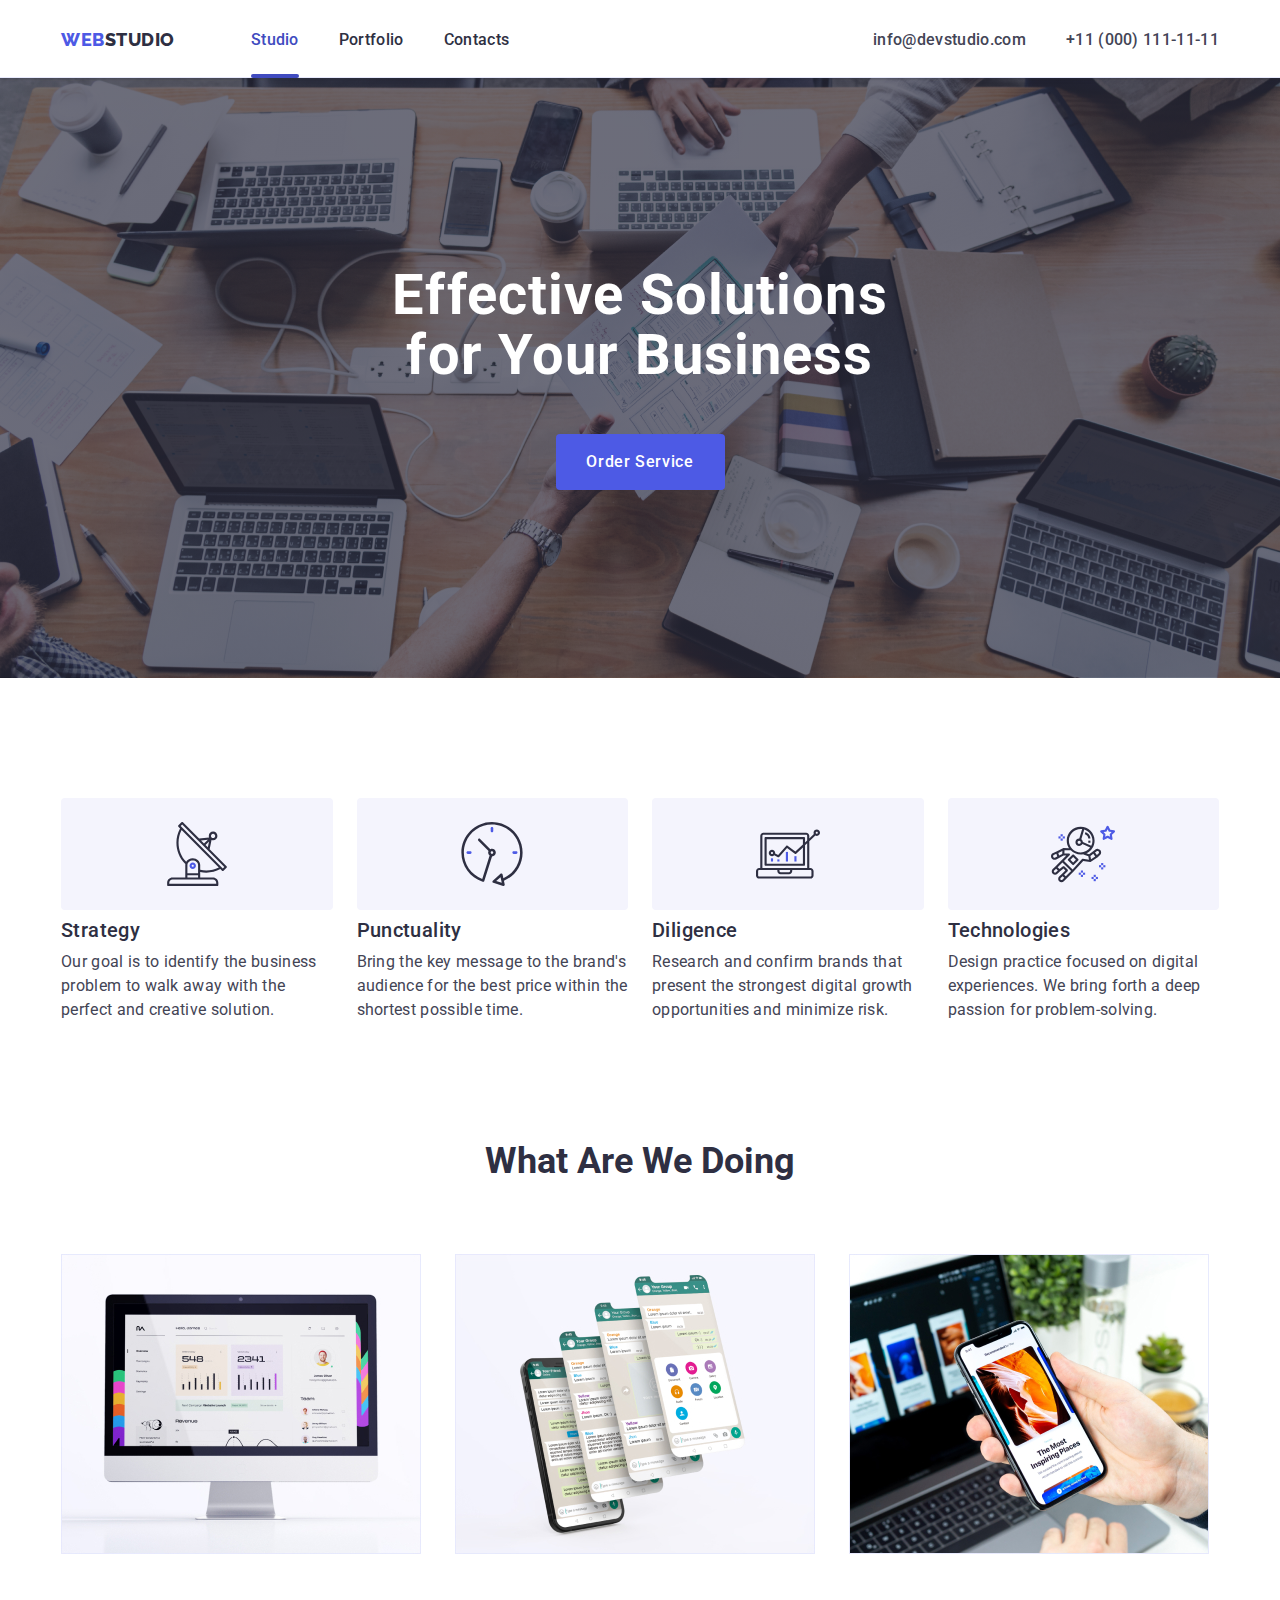
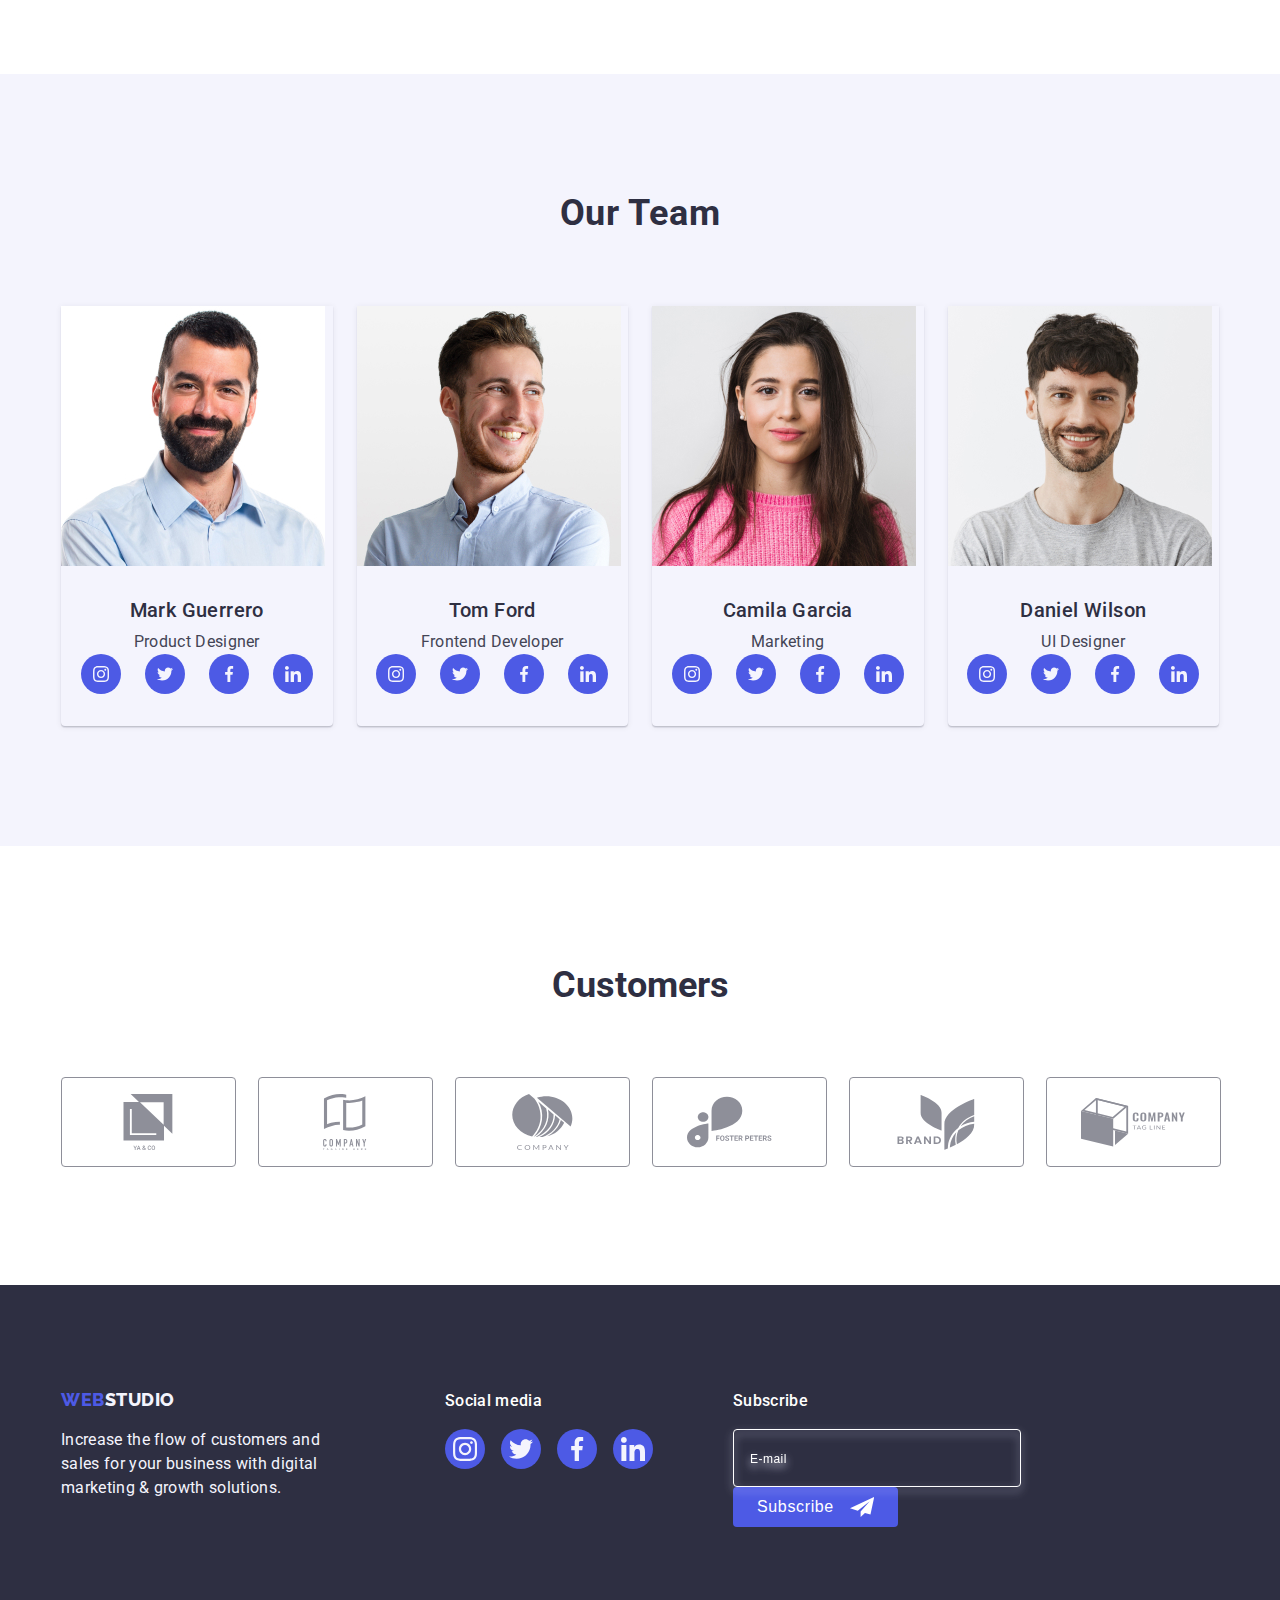
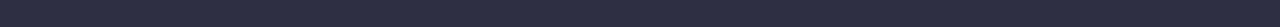
<file: index.html>
<!DOCTYPE html>
<html lang="en">

<head>
    <meta charset="UTF-8">
    <meta http-equiv="X-UA-Compatible" content="IE=edge">
    <meta name="viewport" content="width=device-width, initial-scale=1.0">
    <title>Home</title>
    <link rel="preconnect" href="https://fonts.googleapis.com">
    <link rel="preconnect" href="https://fonts.gstatic.com" crossorigin>
    <link
        href="https://fonts.googleapis.com/css2?family=Raleway:wght@800&family=Roboto:wght@400;500;700;900&display=swap"
        rel="stylesheet">
    <link rel="stylesheet" href="https://cdnjs.cloudflare.com/ajax/libs/modern-normalize/1.1.0/modern-normalize.min.css"
        integrity="sha512-wpPYUAdjBVSE4KJnH1VR1HeZfpl1ub8YT/NKx4PuQ5NmX2tKuGu6U/JRp5y+Y8XG2tV+wKQpNHVUX03MfMFn9Q=="
        crossorigin="anonymous" referrerpolicy="no-referrer">
    <link rel="stylesheet" href="./css/styles.css">
</head>

<body>
    <!-- header -->
    <header class="heading">
        <div class="box container">

            <nav class="items">
                <a href="./index.html" class="logo logo-header">WEB<span class="sub-link-logo">STUDIO</span></a>

                <ul class="list">
                    <li>
                        <a href="./index.html" class="nav_link  link header-line">Studio</a>
                    </li>
                    <li>
                        <a href="./portfolio.html" class="nav_link link">Portfolio</a>
                    </li>
                    <li>
                        <a href="" class="nav_link link">Contacts</a>
                    </li>
                </ul>
            </nav>

            <!-- contacts -->
            <address class="address ">

                <ul class=" socials">
                    <li>
                        <a href="mailto:info@devstudio.com" class="nav_link_address link">info@devstudio.com</a>
                    </li>
                    <li>
                        <a href="tel:+110001111111" class="nav_link_address link">+11 (000) 111-11-11</a>
                    </li>
                </ul>
            </address>
        </div>
    </header>
    <!--text  -->
    <main>
        <section class="section_one">
            <div class="container">

                <h1 class="title_section_one">Effective Solutions for Your Business</h1>
                <button type="button" data-modal-open class="button_text">Order Service</button>
            </div>
        </section>

        <!-- information  section_two-->
        <section class="section_two">
            <div class="container">

                <h2 hidden class="hide_title">Information</h2>

                <ul class="list-information">
                    <li class="list-item">
                        <div class="title-list-inform">

                            <svg width="64" height="64">
                                <use href="./images/icons.svg#icon-antenna"></use>
                            </svg>

                        </div>
                        <h3 class="title_section_two">Strategy</h3>
                        <p class="description_section_two">
                            Our goal is to identify the business problem to walk away with the
                            perfect and creative solution.
                        </p>

                    </li>
                    <li class="list-item">
                        <div class="title-list-inform">

                            <svg width="64" height="64">
                                <use href="./images/icons.svg#icon-clock"></use>
                            </svg>

                        </div>
                        <h3 class="title_section_two">Punctuality</h3>
                        <p class="description_section_two">
                            Bring the key message to the brand's audience for the best price
                            within the shortest possible time.
                        </p>

                    </li>
                    <li class="list-item">

                        <div class="title-list-inform">

                            <svg width="64" height="64">
                                <use href="./images/icons.svg#icon-diagram"></use>
                            </svg>

                        </div>
                        <h3 class="title_section_two">Diligence</h3>
                        <p class="description_section_two">
                            Research and confirm brands that present the strongest digital
                            growth opportunities and minimize risk.
                        </p>

                    </li>
                    <li class="list-item">

                        <div class="title-list-inform">

                            <svg width="64" height="64">
                                <use href="./images/icons.svg#icon-astronaut"></use>
                            </svg>

                        </div>
                        <h3 class="title_section_two">Technologies</h3>
                        <p class="description_section_two">
                            Design practice focused on digital experiences. We bring forth a
                            deep passion for problem-solving.
                        </p>

                    </li>
                </ul>
            </div>
        </section>

        <!-- products -->
        <section class="sction_three">
            <div class="container">
                <h2 class="title_section_three">What are we doing</h2>

                <ul class="list-imge">
                    <li class="icon"> <img class="pic" src="./images/frame-1.jpg" alt="compucter" width="360">
                    </li>
                    <li class="icon"> <img class="pic" src="./images/img-2.jpg" alt="phone" width="360">
                    </li>
                    <li class="icon">
                        <img class="pic" src="./images/img-3.jpg" alt=" servers skills with phone and compucter"
                            width="360">
                    </li>
                </ul>
            </div>
        </section>
        <!-- personal -->
        <section class="section_four">
            <div class="container">
                <h2 class="hide_title">Our Team</h2>

                <ul class="list-time">
                    <li class="item">
                        <img class="pic" src="./images/img-4.jpg" alt="employer designer " width="264">
                        <div class="tagline ">
                            <h3 class="title_section_four">Mark Guerrero</h3>
                            <p class="description_section_four">Product Designer</p>

                            <ul class="socials-list">
                                <li class="socials-links">
                                    <a class="social-list_item-link link-scial" href="#">
                                        <svg width="16" height="16" class="wrap">
                                            <use href="./images/icons.svg#icon-instagram"></use>
                                        </svg>
                                    </a>
                                </li>
                                <li class="socials-links">
                                    <a class="social-list_item-link link-scial" href="#">
                                        <svg width="16" height="16" class="wrap">
                                            <use href="./images/icons.svg#icon-twitter"></use>
                                        </svg>
                                    </a>
                                </li>
                                <li class="socials-links">
                                    <a class="social-list_item-link link-scial" href="#">
                                        <svg width="16" height="16" class="wrap">
                                            <use href="./images/icons.svg#icon-facebook"></use>
                                        </svg>
                                    </a>
                                </li>
                                <li class="socials-links">
                                    <a class="social-list_item-link link-scial" href="#">
                                        <svg width="16" height="16" class="wrap">
                                            <use href="./images/icons.svg#icon-linkedin"></use>
                                        </svg>
                                    </a>
                                </li>

                            </ul>
                        </div>
                    </li>

                    <li class="item">
                        <img class="pic" src="./images/img-5.jpg" alt="employer Developer" width="264">
                        <div class="tagline">
                            <h3 class="title_section_four">Tom Ford</h3>
                            <p class="description_section_four">Frontend Developer</p>

                            <ul class="socials-list">
                                <li class="socials-links">
                                    <a class="social-list_item-link link-scial" href="#">
                                        <svg width="16" height="16" class="wrap">
                                            <use href="./images/icons.svg#icon-instagram"></use>
                                        </svg>
                                    </a>
                                </li>
                                <li class="socials-links">
                                    <a class="social-list_item-link link-scial" href="#">
                                        <svg width="16" height="16" class="wrap">
                                            <use href="./images/icons.svg#icon-twitter"></use>
                                        </svg>
                                    </a>
                                </li>
                                <li class="socials-links">
                                    <a class="social-list_item-link link-scial" href="#">
                                        <svg width="16" height="16" class="wrap">
                                            <use href="./images/icons.svg#icon-facebook"></use>
                                        </svg>
                                    </a>
                                </li>
                                <li class="socials-links">
                                    <a class="social-list_item-link link-scial" href="#">
                                        <svg width="16" height="16" class="wrap">
                                            <use href="./images/icons.svg#icon-linkedin"></use>
                                        </svg>
                                    </a>
                                </li>

                            </ul>
                        </div>
                    </li>

                    <li class="item">
                        <img class="pic" src="./images/img-6.jpg" alt="employer Marketing " width="264">
                        <div class="tagline">
                            <h3 class="title_section_four">Camila Garcia</h3>
                            <p class="description_section_four">Marketing</p>


                            <ul class="socials-list">
                                <li class="socials-links">
                                    <a class="social-list_item-link link-scial" href="#">
                                        <svg width="16" height="16" class="wrap">
                                            <use href="./images/icons.svg#icon-instagram"></use>
                                        </svg>
                                    </a>
                                </li>
                                <li class="socials-links">
                                    <a class="social-list_item-link link-scial" href="#">
                                        <svg width="16" height="16" class="wrap">
                                            <use href="./images/icons.svg#icon-twitter"></use>
                                        </svg>
                                    </a>
                                </li>
                                <li class="socials-links">
                                    <a class="social-list_item-link link-scial" href="#">
                                        <svg width="16" height="16" class="wrap">
                                            <use href="./images/icons.svg#icon-facebook"></use>
                                        </svg>
                                    </a>
                                </li>
                                <li class="socials-links">
                                    <a class="social-list_item-link link-scial" href="#">
                                        <svg width="16" height="16" class="wrap">
                                            <use href="./images/icons.svg#icon-linkedin"></use>
                                        </svg>
                                    </a>
                                </li>

                            </ul>
                        </div>
                    </li>

                    <li class="item">
                        <img class="pic" src="./images/img-7.jpg" alt="employer  Designer" width="264">
                        <div class="tagline">
                            <h3 class="title_section_four">Daniel Wilson</h3>
                            <p class="description_section_four">UI Designer</p>

                            <ul class="socials-list">
                                <li class="socials-links">
                                    <a class="social-list_item-link link-scial" href="#">
                                        <svg width="16" height="16" class="wrap">
                                            <use href="./images/icons.svg#icon-instagram"></use>
                                        </svg>
                                    </a>
                                </li>
                                <li class="socials-links">
                                    <a class="social-list_item-link link-scial" href="#">
                                        <svg width="16" height="16" class="wrap">
                                            <use href="./images/icons.svg#icon-twitter"></use>
                                        </svg>
                                    </a>
                                </li>
                                <li class="socials-links">
                                    <a class="social-list_item-link link-scial" href="#">
                                        <svg width="16" height="16" class="wrap">
                                            <use href="./images/icons.svg#icon-facebook"></use>
                                        </svg>
                                    </a>
                                </li>
                                <li class="socials-links">
                                    <a class="social-list_item-link link-scial" href="#">
                                        <svg width="16" height="16" class="wrap">
                                            <use href="./images/icons.svg#icon-linkedin"></use>
                                        </svg>
                                    </a>
                                </li>

                            </ul>
                        </div>
                    </li>
                </ul>

            </div>
        </section>
        <!-- Customers -->
        <section class="section-five">
            <div class="container">
                <h2 class="items-customer">Customers</h2>
                <ul class="item-wrap">
                    <li class="lead">
                        <a class="link-lead" href="">
                            <svg width="104" height="56" class="link-page">
                                <use href="./images/icons.svg#icon-group"></use>
                            </svg>
                        </a>
                    </li>



                    <li class="lead">
                        <a class="link-lead" href="">
                            <svg width="104" height="56" class="link-page">
                                <use href="./images/icons.svg#icon-group-"></use>
                            </svg>
                        </a>
                    </li>



                    <li class="lead">
                        <a class="link-lead" href="">
                            <svg width="104" height="56" class="link-page">
                                <use href="./images/icons.svg#icon-group--2"></use>
                            </svg>
                        </a>
                    </li>


                    <li class="lead">
                        <a class="link-lead" href="">
                            <svg width="104" height="56" class="link-page">
                                <use href="./images/icons.svg#icon-group--3"></use>
                            </svg>
                        </a>
                    </li>


                    <li class="lead">
                        <a class="link-lead" href="">
                            <svg width="104" height="56" class="link-page">
                                <use href="./images/icons.svg#icon-group--4"></use>
                            </svg>
                        </a>
                    </li>



                    <li class="lead">
                        <a class="link-lead" href="">
                            <svg width="104" height="56" class="link-page">
                                <use href="./images/icons.svg#icon-group--5"></use>
                            </svg>
                        </a>
                    </li>
                </ul>
            </div>
        </section>


    </main>
    <!-- fotter -->
    <footer class="foot">
        <div class="container foot-container">
            <div class="first-logo">
                <a href="./index.html" class="logo logo-footer">WEB<span class="sub_link  studio">STUDIO</span>
                </a>
                <p class="accent">Increase the flow of customers and sales for your business with digital
                    marketing & growth solutions.

                </p>
            </div>
            <div class="media-conteiner">
                <p class="socials-media-label">Social media</p>
                <ul class="socials-media-conteiner">
                    <li class="box-coppy">
                        <a href="" class="blok">
                            <svg class="media" width="24" height="24">
                                <use href="./images/icons.svg#icon-instagram">
                                </use>
                            </svg>
                        </a>
                    </li>
                    <li class="box-coppy">
                        <a href="" class="blok">
                            <svg class="media" width="24" height="24">
                                <use href="./images/icons.svg#icon-twitter">
                                </use>
                            </svg>
                        </a>
                    </li>
                    <li class="box-coppy">
                        <a href="" class="blok">
                            <svg class="media" width="24" height="24">
                                <use href="./images/icons.svg#icon-facebook">
                                </use>
                            </svg>
                        </a>
                    </li>
                    <li class="box-coppy">
                        <a href="" class="blok">
                            <svg class="media" width="24" height="24">
                                <use href="./images/icons.svg#icon-linkedin">
                                </use>
                            </svg>
                        </a>
                    </li>
                </ul>
            </div>
            <div class="footer-block">
                <p class="socials-media-label">Subscribe</p>
                <form class="footer-form"></form>
                <div class="footer-form-wrapper">
                    <input class="footer-form-input" type="email" name="email" placeholder="E-mail" required />
                    <button type="submit" class="footer-form-btn">
                        Subscribe
                        <svg class="footer-form-icon" width="24" height="24">
                            <use href="./images/icons.svg#icon-email"></use>
                        </svg>
                    </button>
                </div>
            </div>
        </div>
    </footer>
    <!-- modal window -->
    <div class="backdrop is-hidden" data-modal>
        <div class="modal">
            <button type="button" class="model-close-btn" data-modal-close><svg class="model-close" width="8"
                    height="8">
                    <use href="./images/icons.svg#icon-close"></use>
                </svg>
            </button>
            <p class="page-item">Leave your contacts and we will call you back</p>
            <form class="modal-form">
                <label class="modal-from-field">
                    <span class="modal-from-input-desc">Name</span>
                    <span class="modal-input-for-wrapper">
                        <input type="text" name="user-name" class="modal-from-input" required pattern="^[a-zA-Z]+$"
                            minlength="2">
                        <span class="modal-input-wrapper">
                            <svg class="modal-input-icon" width="18" height="18">
                                <use href="./images/icons.svg#icon-icon-name"></use>
                            </svg>
                        </span>
                    </span>
                </label>
                <label class="modal-from-field">
                    <span class="modal-from-input-desc">Phone</span>
                    <span class="modal-input-for-wrapper">
                        <input type="tel" name="uer-phone" class="modal-from-input" required
                            pattern="^[0-9]{3}-[0-9]{3}-[0-9]{2}-[0-9]{2}" title="xxx-xxx-xx-xx">
                        <span class="modal-input-wrapper">
                            <svg class="modal-input-icon" width="18" height="24">
                                <use href="./images/icons.svg#icon-icon-phone"></use>
                            </svg>
                        </span>
                    </span>
                </label>
                <label class="modal-from-field">
                    <span class="modal-from-input-desc">Email</span>
                    <span class="modal-input-for-wrapper">
                        <input type="email" name="user-email" class="modal-from-input" required>
                        <span class="modal-input-wrapper">
                            <svg class="modal-input-icon" width="18" height="24">
                                <use href="./images/icons.svg#icon-icon-email"></use>
                            </svg>
                        </span>
                    </span>
                </label>
                <label class="modal-from-field">
                    <span class="modal-from-input-desc">Comment</span>
                    <textarea name="user-message" class="modal-from-message" placeholder="Text input"></textarea>
                </label>
                <input id="user-policy" type="checkbox" name="user-policy" class=" checkbox visually-hidden" id="check">
                <label for="user-policy" class="checkbox-wrapper">
                    <span class="custom-checkbox">
                        <svg class="check-icon" width="10" height="8">
                            <use href="./images/vector-icons.svg#icon-Vector"></use>
                        </svg>
                    </span> I accept
                    the terms and
                    conditions
                    of the&nbsp;<a href="#">Privacy Policy</a>
                </label>
                <button type="submit" class="modal-from-btn">Send</button>
            </form>
        </div>

    </div>
    <script src="./js/modal.js"></script>
</body>

</html>
</file>
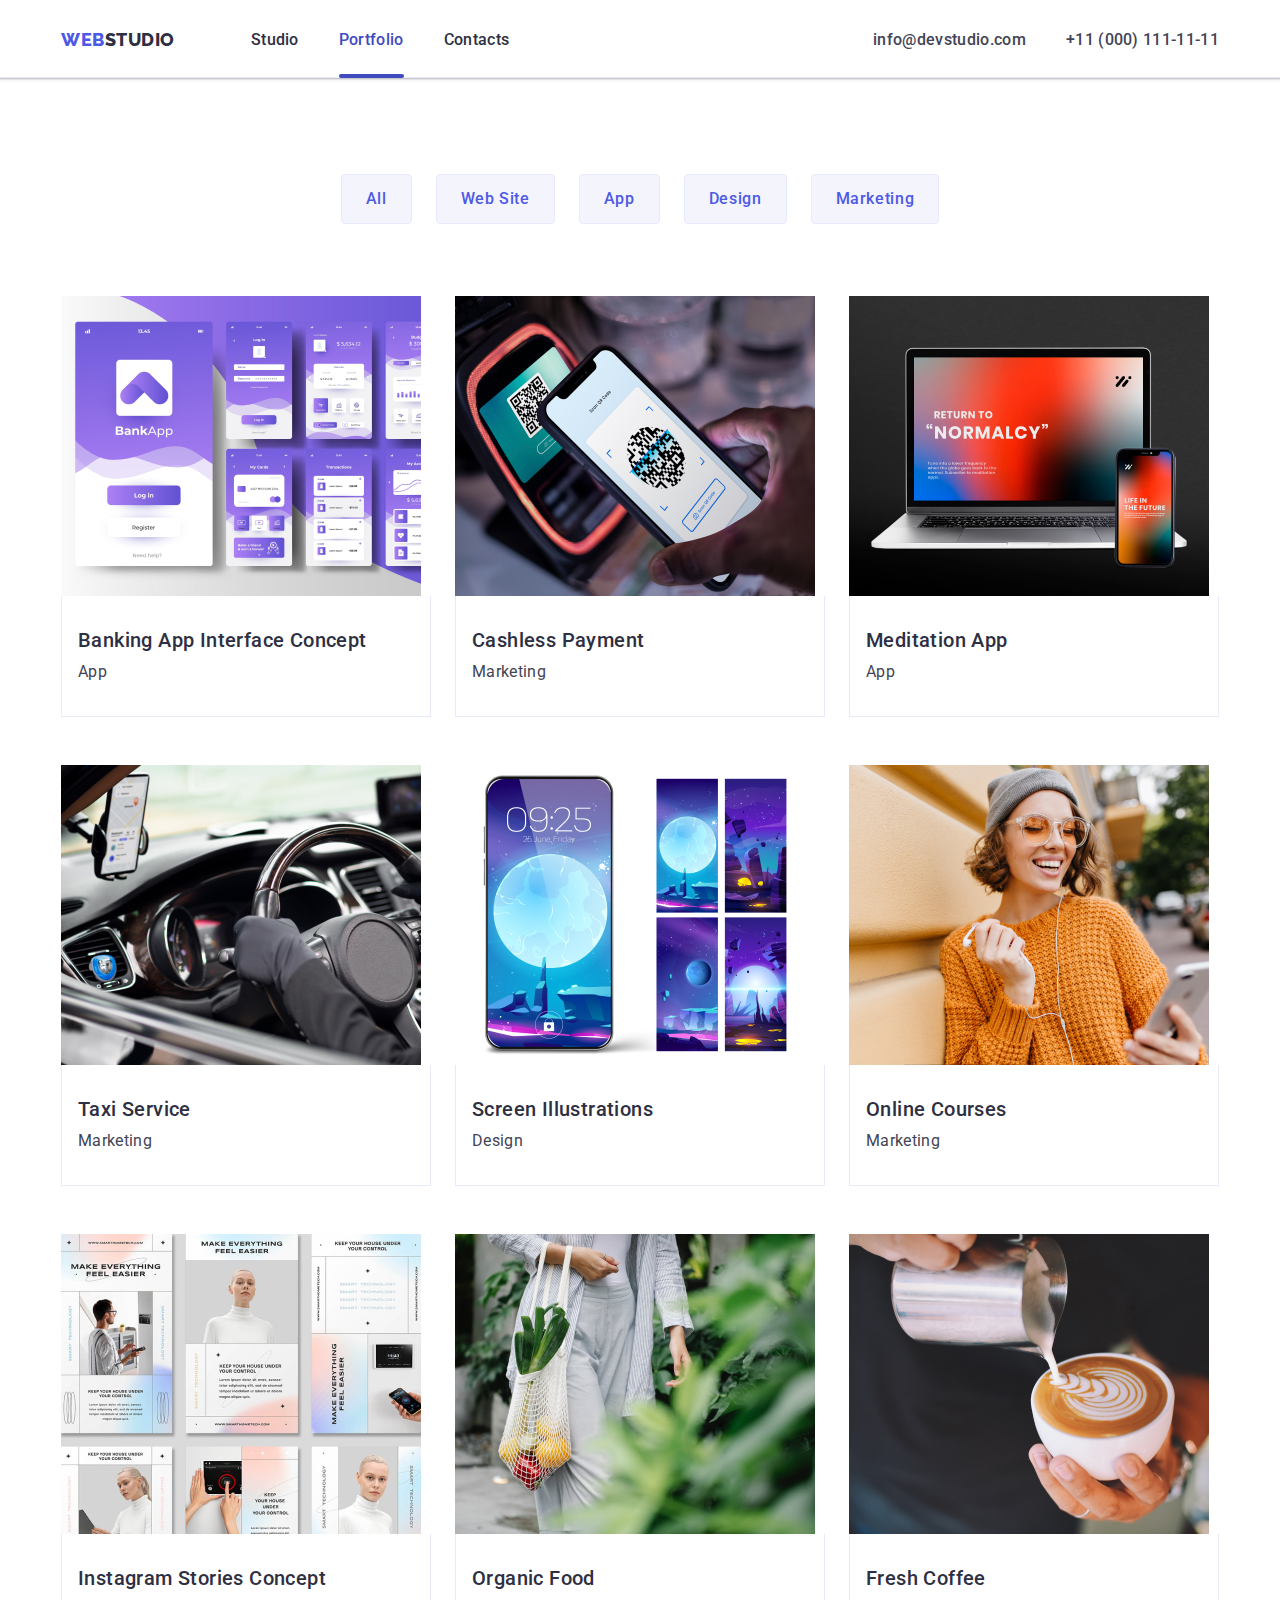
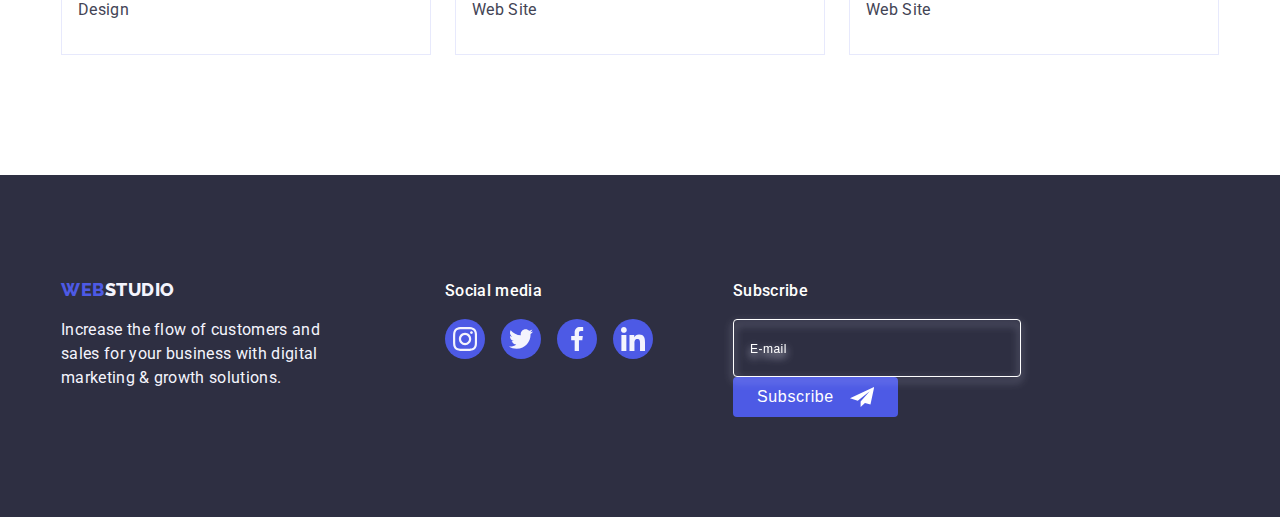
<file: portfolio.html>
<!DOCTYPE html>
<html lang="en">

<head>
    <meta charset="UTF-8">
    <meta http-equiv="X-UA-Compatible" content="IE=edge">
    <meta name="viewport" content="width=device-width, initial-scale=1.0">
    <title>Portfolio</title>

    <link rel="preconnect" href="https://fonts.googleapis.com">
    <link rel="preconnect" href="https://fonts.gstatic.com" crossorigin>
    <link
        href="https://fonts.googleapis.com/css2?family=Raleway:wght@800&family=Roboto:wght@400;500;700;900&display=swap"
        rel="stylesheet">
    <link rel="stylesheet" href="https://cdnjs.cloudflare.com/ajax/libs/modern-normalize/1.1.0/modern-normalize.min.css"
        integrity="sha512-wpPYUAdjBVSE4KJnH1VR1HeZfpl1ub8YT/NKx4PuQ5NmX2tKuGu6U/JRp5y+Y8XG2tV+wKQpNHVUX03MfMFn9Q=="
        crossorigin="anonymous" referrerpolicy="no-referrer" />
    <link rel="stylesheet" href="./css/styles.css" />

</head>

<body>
    <!-- header -->
    <header class="heading">
        <div class="box container">
            <nav class="subject">
                <a href="./index.html" class="logo logo-header">WEB<span class="sub-link-logo">STUDIO</span></a>

                <ul class="list-link">
                    <li>
                        <a href="./index.html" class="nav_link link">Studio</a>
                    </li>
                    <li>
                        <a href="./portfolio.html" class="nav_link link header-line">Portfolio</a>
                    </li>
                    <li>
                        <a href="" class="nav_link link">Contacts</a>
                    </li>
                </ul>
            </nav>

            <!-- contacts -->
            <address class="address">

                <ul class="list-address-studio">
                    <li>
                        <a href="mailto:info@devstudio.com" class="nav_link_address link">info@devstudio.com</a>
                    </li>
                    <li>
                        <a href="tel:+110001111111" class="nav_link_address  link">+11 (000) 111-11-11</a>
                    </li>
                </ul>
            </address>
        </div>
    </header>
    <!--sction 1  -->


    <main>

        <section class="section-one">
            <div class="container">
                <h1 hidden>Title-boutton</h1>
                <ul class="list-button">
                    <li class="button-type">
                        <button type="button" class="button-labels_list">All</button>
                    </li>
                    <li class="button-type">
                        <button type="button" class="button-labels_list">Web Site</button>
                    </li>
                    <li class="button-type">
                        <button type="button" class="button-labels_list">App</button>
                    </li>
                    <li class="button-type">
                        <button type="button" class="button-labels_list">Design</button>
                    </li>
                    <li class="button-type">
                        <button type="button" class="button-labels_list">Marketing</button>

                    </li>
                </ul>



                <ul class="list-desc">
                    <li class="list-coppy">
                        <a href="" class="link-box">
                            <div class="team-list">
                                <img class="pic" src="./images/img-8.jpg" alt="Interface Banking" width="360">
                                <p class="overlay-text">14 Stylish and User-Friendly App Design Concepts · Task
                                    Manager App · Calorie Tracker App · Exotic Fruit Ecommerce
                                    App · Cloud Storage App 14 Stylish and User-Friendly App Design Concepts · Task
                                    Manager App · Calorie Tracker App · Exotic Fruit Ecommerce
                                    App · Cloud Storage App14 Stylish and User-Friendly App Design Concepts · Task
                                    Manager App · Calorie Tracker App · Exotic Fruit Ecommerce
                                    App · Cloud Storage App14 Stylish and User-Friendly App Design Concepts · Task
                                    Manager App · Calorie Tracker App · Exotic Fruit Ecommerce
                                    App · Cloud Storage App14 Stylish and User-Friendly App Design Concepts · Task
                                    Manager App · Calorie Tracker App · Exotic Fruit Ecommerce
                                    App · Cloud Storage App14 Stylish and User-Friendly App Design Concepts · Task
                                    Manager App · Calorie Tracker App · Exotic Fruit Ecommerce
                                    App · Cloud Storage App
                                </p>
                            </div>
                            <div class="card">

                                <h2 class="card-link-title">Banking App Interface Concept</h2>
                                <p class="card-link-paragraph">App</p>
                            </div>

                        </a>

                    </li>
                    <li class="list-coppy">
                        <a href="" class="link-box">
                            <div class="team-list">
                                <img class="pic" src="./images/img-9.jpg" alt="Phone Payment" width="360">
                                <p class="overlay-text">14 Stylish and User-Friendly App Design Concepts · Task
                                    Manager App · Calorie Tracker App · Exotic Fruit Ecommerce
                                    App · Cloud Storage App </p>
                            </div>
                            <div class="card">
                                <h2 class="card-link-title">Cashless Payment</h2>
                                <p class="card-link-paragraph">Marketing</p>

                            </div>
                        </a>
                    </li>

                    <li class="list-coppy">
                        <a href="" class="link-box">
                            <div class="team-list">
                                <img class="pic" src="./images/img-10.jpg" alt=" Compucter and phone app " width="360">
                                <p class="overlay-text">14 Stylish and User-Friendly App Design Concepts · Task
                                    Manager App · Calorie Tracker App · Exotic Fruit Ecommerce
                                    App · Cloud Storage App </p>
                            </div>
                            <div class="card">
                                <h2 class="card-link-title">Meditation App</h2>
                                <p class="card-link-paragraph">App</p>
                            </div>
                        </a>
                    </li>

                    <li class="list-coppy">
                        <a href="" class="link-box">
                            <div class="team-list">
                                <img class="pic" src="./images/img-11.jpg" alt="car" width="360">
                                <p class="overlay-text">14 Stylish and User-Friendly App Design Concepts · Task
                                    Manager App · Calorie Tracker App · Exotic Fruit Ecommerce
                                    App · Cloud Storage App </p>
                            </div>
                            <div class="card">
                                <h2 class="card-link-title">Taxi Service</h2>
                                <p class="card-link-paragraph">Marketing</p>
                            </div>
                        </a>
                    </li>
                    <li class="list-coppy">
                        <a href="" class="link-box">
                            <div class="team-list">
                                <img class="pic" src="./images/img-12.jpg" alt="Screen phone" width="360">
                                <p class="overlay-text">14 Stylish and User-Friendly App Design Concepts · Task
                                    Manager App · Calorie Tracker App · Exotic Fruit Ecommerce
                                    App · Cloud Storage App </p>
                            </div>
                            <div class="card">
                                <h2 class="card-link-title">Screen Illustrations</h2>
                                <p class="card-link-paragraph">Design</p>
                            </div>
                        </a>
                    </li>

                    <li class="list-coppy">
                        <a href="#" class="link-box">
                            <div class="team-list">
                                <img class="pic" src="./images/img-13.jpg" alt="Online Courses " width="360">
                                <p class="overlay-text">14 Stylish and User-Friendly App Design Concepts · Task
                                    Manager App · Calorie Tracker App · Exotic Fruit Ecommerce
                                    App · Cloud Storage App </p>
                            </div>
                            <div class="card">
                                <h2 class="card-link-title">Online Courses</h2>
                                <p class="card-link-paragraph">Marketing</p>
                            </div>
                        </a>
                    </li>

                    <li class="list-coppy">
                        <a href="" class="link-box">
                            <div class="team-list">
                                <img class="pic" src="./images/img-14.jpg" alt="Instagram Stories Concept" width="360">
                                <p class="overlay-text">14 Stylish and User-Friendly App Design Concepts · Task
                                    Manager App · Calorie Tracker App · Exotic Fruit Ecommerce
                                    App · Cloud Storage App </p>
                            </div>
                            <div class="card">
                                <h2 class="card-link-title">Instagram Stories Concept</h2>
                                <p class="card-link-paragraph">Design</p>
                            </div>
                        </a>
                    </li>
                    <li class="list-coppy">
                        <a href="#" class="link-box">
                            <div class="team-list">
                                <img class="pic" src="./images/img-15.jpg" alt="Organic Food" width="360">
                                <p class="overlay-text">14 Stylish and User-Friendly App Design Concepts · Task
                                    Manager App · Calorie Tracker App · Exotic Fruit Ecommerce
                                    App · Cloud Storage App </p>
                            </div>
                            <div class="card">
                                <h2 class="card-link-title">Organic Food</h2>
                                <p class="card-link-paragraph">Web Site</p>
                            </div>
                        </a>
                    </li>

                    <li class="list-coppy">
                        <a href="#" class="link-box">
                            <div class="team-list">
                                <img class="pic" src="./images/img-16.jpg" alt="Fresh Coffee " width="360">
                                <p class="overlay-text">14 Stylish and User-Friendly App Design Concepts · Task
                                    Manager App · Calorie Tracker App · Exotic Fruit Ecommerce
                                    App · Cloud Storage App </p>
                            </div>
                            <div class="card">
                                <h2 class="card-link-title">Fresh Coffee</h2>
                                <p class="card-link-paragraph">Web Site</p>
                            </div>
                        </a>
                    </li>
                </ul>
            </div>
        </section>
    </main>
    <!-- footer -->
    <footer class="foot">
        <div class="container foot-container">
            <div class="first-logo">
                <a href="./index.html" class="logo logo-footer">WEB<span class="sub_link studio">STUDIO</span>
                </a>

                <p class="accent">Increase the flow of customers and sales for your business with digital
                    marketing & growth solutions.
                </p>
            </div>

            <div class="media-conteiner">
                <p class="socials-media-label">Social media</p>
                <ul class="socials-media-conteiner">
                    <li class="box-coppy">
                        <a href="" class="blok">
                            <svg class="media" width="24" height="24">
                                <use href="./images/icons.svg#icon-instagram">
                                </use>
                            </svg>
                        </a>
                    </li>
                    <li class="box-coppy">
                        <a href="" class="blok">
                            <svg class="media" width="24" height="24">
                                <use href="./images/icons.svg#icon-twitter">
                                </use>
                            </svg>
                        </a>
                    </li>
                    <li class="box-coppy">
                        <a href="" class="blok">
                            <svg class="media" width="24" height="24">
                                <use href="./images/icons.svg#icon-facebook">
                                </use>
                            </svg>
                        </a>
                    </li>
                    <li class="box-coppy">
                        <a href="" class="blok">
                            <svg class="media" width="24" height="24">
                                <use href="./images/icons.svg#icon-linkedin">
                                </use>
                            </svg>
                        </a>
                    </li>
                </ul>
            </div>
            <div class="footer-block">
                <p class="socials-media-label">Subscribe</p>
                <form class="footer-form"></form>
                <div class="footer-form-wrapper">
                    <input class="footer-form-input" type="email" name="email" placeholder="E-mail" required />
                    <button type="submit" class="footer-form-btn">
                        Subscribe
                        <svg class="footer-form-icon" width="24" height="24">
                            <use href="./images/icons.svg#icon-email"></use>
                        </svg>
                    </button>
                </div>
            </div>
        </div>



    </footer>
</body>

</html>
</file>
<file: css/styles.css>
:root {
  --navy-blue: #2e2f42;
  --ocean: #404bbf;
  --color-nav: #434455;
  --color-hover-nav: #4d5ae5;
  --color-hover-white: #ffffff;
  --color-background-button: #f4f4fd;
  --border-color: #e7e9fc;
  --border-button-color: var(--border-color);
  --color-white: #ffffff;
  --background: #4d5ae5;
  --border-color-iris: #4d5ae5;
  --color-icon: #4d5ae5;
  --transition-dur-and-func: 250ms cubic-bezier(0.4, 0, 0.2, 1);
}
/* .studio{
   
  } */

/* Global Styles */
body {
  margin: 0px;
  padding: 0px;
  font-family: "Raleway", sans-serif;
  font-family: "Roboto", sans-serif;
  color: var(--color-nav);
  line-height: 2;
  background-color: var(--color-hover-white);
}

.logo {
  text-decoration: none;
  color: var(--color-hover-nav);
  font-family: "Raleway", sans-serif;
  font-weight: 800;
  font-size: 18px;
  line-height: 1.17;
  letter-spacing: 0.03em;
  transition: color 250ms cubic-bezier(0.4, 0, 0.2, 1);
}

.logo:hover {
  color: var(--ocean);
}
.logo:focus {
  color: var(--ocean);
}

.sub-link-logo {
  color: var(--navy-blue);
}

.logo-header {
  margin-right: 76px;
}

.logo-footer {
  margin-bottom: 17.5px;
  display: inline-block;
}

.nav_link {
  position: relative;
  font-family: "Roboto", sans-serif;
  font-weight: 500;
  line-height: 1.5;
  font-style: normal;
  letter-spacing: 0.02em;
  font-size: 16px;
  color: var(--navy-blue);

  text-decoration: none;
  transition: color 250ms cubic-bezier(0.4, 0, 0.2, 1);
}
.nav_link:hover {
  color: var(--ocean);
}
.nav_link:focus {
  color: var(--ocean);
}
.link-box {
  text-decoration: none;
}
.list {
  list-style: none;
}

.nav_link_address {
  font-family: "Roboto", sans-serif;
  font-weight: 500;
  line-height: 1.5;
  font-style: normal;
  letter-spacing: 0.02em;
  font-size: 16px;
  color: var(--color-nav);
  text-decoration: none;
  transition: color 250ms cubic-bezier(0.4, 0, 0.2, 1);
}

.nav_link_address:hover {
  color: var(--ocean);
}
.nav_link_address:focus {
  color: var(--ocean);
}

/* ********************************************** */

/* Studio Styles */

/* Portfolio Styles */

/* header */

.socials {
  list-style: none;
}

.button-labels {
  color: var(--color-hover-nav);
  cursor: pointer;
  background-color: var(--color-background-button);
  border: none;
  font-weight: 500;
  transition: color 250ms cubic-bezier(0.4, 0, 0.2, 1),
    background-color 250ms cubic-bezier(0.4, 0, 0.2, 1);
}

.button-labels:hover {
  color: var(--color-hover-white);
  background-color: var(--ocean);
}
.button-labels:focus {
  color: var(--color-hover-white);
  background-color: var(--ocean);
}

.address {
  font-style: normal;
}
/* main  */
.section_one {
  font-size: 56px;
  line-height: 1.07;
  text-align: center;
  letter-spacing: 0.02em;
  color: var(--color-hover-white);
  background-color: var(--navy-blue);
}
.title_section_one {
  font-size: 56px;
  line-height: 1.07;
  text-align: center;
  letter-spacing: 0.02em;
  color: var(--color-hover-white);

  margin-right: auto;
  margin-left: auto;
  margin-bottom: 48px;
}

.button_text {
  background-color: var(--color-hover-nav);
  font-family: "Roboto", sans-serif;
  font-weight: 500;
  font-size: 16px;
  line-height: 1.5;
  letter-spacing: 0.04em;
  color: var(--color-hover-white);
  cursor: pointer;
  margin-right: auto;
  margin-left: auto;
  transition: background-color 250ms cubic-bezier(0.4, 0, 0.2, 1);
}
.list-information {
  list-style: none;
}
.button_text:hover {
  background-color: var(--ocean);
}
.button_text:focus {
  background-color: var(--ocean);
}
.title_section_two {
  font-weight: 500;
  font-size: 20px;
  line-height: 1.2;
  letter-spacing: 0.02em;
  color: var(--navy-blue);
}
.description_section_two {
  line-height: 1.5;
  letter-spacing: 0.02em;
}
.title_section_three {
  font-size: 36px;
  line-height: 1.11;
  text-align: center;
  text-transform: capitalize;
  color: var(--navy-blue);
  transition: color 250ms cubic-bezier(0.4, 0, 0.2, 1);
}
.list-imge {
  list-style: none;
}
.section_four {
  background-color: var(--color-background-button);
}
.hide_title {
  font-size: 36px;
  line-height: 1.11;
  text-align: center;
  letter-spacing: 0.02em;
  text-transform: capitalize;
  color: var(--navy-blue);
}
.title {
  background-color: var(--color-hover-white);
}
.title_section_four {
  font-weight: 500;
  font-size: 20px;
  line-height: 1.2;
  letter-spacing: 0.02em;
  color: var(--navy-blue);
}
.list-time {
  list-style: none;
}
.description_section_four {
  font-size: 16px;
  line-height: 1.5;
  letter-spacing: 0.02em;
}
.list-coppy {
  list-style: none;
}
/* fotter */

.studio {
  color: var(--color-background-button);
  font-weight: 500;
  text-decoration: none;
}
.sub_link {
  font-family: "Raleway";
  font-style: normal;
  font-weight: 800;
  font-size: 18px;
  line-height: 21px;
  color: var(--color-background-button);
}
.list-link {
  list-style: none;
}
.button-labels_list {
  font-family: "Roboto", sans-serif;
  color: var(--color-hover-nav);
  cursor: pointer;
  background-color: var(--color-background-button);
  border: none;
  font-weight: 500;
  font-size: 16px;
  line-height: 1.5;
  letter-spacing: 0.04em;

  transition: color 250ms cubic-bezier(0.4, 0, 0.2, 1),
    background-color 250ms cubic-bezier(0.4, 0, 0.2, 1),
    border-color 250ms cubic-bezier(0.4, 0, 0.2, 1),
    box-shadow 250ms cubic-bezier(0.4, 0, 0.2, 1);
}

.button-labels_list:hover,
.button-labels_list:focus {
  color: var(--color-hover-white);
  background-color: var(--ocean);
}
.list-button {
  list-style: none;
}
/* portfolio */
.card-link-title {
  font-weight: 500;
  font-size: 20px;
  line-height: 1.2;
  letter-spacing: 0.02em;
  color: var(--navy-blue);
  margin-bottom: 8px;
}
.list-address-studio {
  list-style: none;
}
.card-link-paragraph {
  font-size: 16px;
  line-height: 1.5;
  letter-spacing: 0.02em;
  color: var(--color-nav);
}
.accent {
  font-weight: 400;
  font-size: 16px;
  line-height: calc(24 / 16);
  letter-spacing: 0.02em;
  color: var(--color-background-button);
}

/* стилі  */
/* header */
.box {
  display: flex;
}
.container {
  width: 1158px;
  margin: 0 auto;
  padding: 0 15px;
}
h1,
h2,
h3,
h4,
h5,
h6,
p,
ul {
  margin: 0;
  padding: 0px;
}
.pic {
  max-width: 100%;
  display: block;
}

.heading {
  left: 0;
  top: 0;
  width: 100%;
  height: 100%;
  position: relative;
  background-color: var(--accent-color);

  border-bottom: 1px solid var(--border-button-color);
  padding-top: 24px;
  padding-bottom: 21px;
  box-shadow: 0px 2px 1px rgba(46, 47, 66, 0.08),
    0px 1px 1px rgba(46, 47, 66, 0.16), 0px 1px 6px rgba(46, 47, 66, 0.08);
}

.items {
  display: flex;
  align-items: center;
}

.list {
  display: flex;
  gap: 40px;
}
.nav_link {
  padding-top: 24px;
  padding-bottom: 24px;
}
/* contacts */

.address {
  margin-left: auto;
}
.socials {
  display: flex;
  gap: 40px;
}

/* section_one*/
.section_one {
  padding-top: 188px;
  padding-bottom: 188px;
}
.title_section_one {
  max-width: 496px;
}

.button_text {
  display: block;
  min-width: 169px;
  height: 56px;
  border: none;
  border-radius: 4px;
}

/* information ,section_two2*/

.section_two {
  padding-top: 120px;
  padding-bottom: 120px;
}
.list-information {
  display: flex;
  /* gap: 24px; */
}

.list-information li {
  margin-right: 24px;
}
.list-information li:last-child {
  margin-right: 0;
}

.list-item {
  width: calc((100% - 72px) / 4);
}

.title_section_two {
  margin-bottom: 8px;
}

/*  products sction_three3 */

.sction_three {
  padding-bottom: 120px;
}
.title_section_three {
  margin-bottom: 72px;
}

.list-imge {
  display: flex;
  gap: 24px;
}

.icon {
  flex-basis: calc((100% - 3 * 16px) / 3);
}

/*  personal  section_four*/
.section_four {
  padding-top: 120px;
  padding-bottom: 120px;
}

.hide_title {
  margin-bottom: 72px;
}
.list-time {
  display: flex;
  gap: 24px;
}

.item {
  flex-basis: calc((100% - 3 * 24px) / 4);
  border-radius: 0px 0px 4px 4px;
}
.tagline {
  padding: 32px 16px;
}
.title_section_four {
  text-align: center;
  margin-bottom: 8px;
}
.description_section_four {
  text-align: center;
}

/* sction-five  */

/* fotter */
.foot {
  display: flex;

  background-color: var(--navy-blue);

  padding: 100px 0;
}

.accent {
  max-width: 264px;
}
/* portfolio */
.heading {
  border-bottom: 1px solid var(--border-button-color);
}

.subject {
  display: flex;
  align-items: center;
}

.list-link {
  display: flex;
  gap: 40px;
}
.nav_link {
  padding: 24px 0;
}

/* contacts portfolio */

.list-address-studio {
  display: flex;
  gap: 40px;
}
/* section-one */
.section-one {
  padding-top: 96px;
  padding-bottom: 120px;
}
.list-button {
  display: flex;
  justify-content: center;
  gap: 24px;
  margin-bottom: 72px;
}

.button-labels_list {
  padding: 12px 24px 12px;
  border: 1px solid var(--border-color);
  border-radius: 4px;
  transition: color 250ms cubic-bezier(0.4, 0, 0.2, 1),
    background-color 250ms cubic-bezier(0.4, 0, 0.2, 1),
    border-color 250ms cubic-bezier(0.4, 0, 0.2, 1),
    box-shadow 250ms cubic-bezier(0.4, 0, 0.2, 1);
}
.button-labels_list:hover,
.button-labels_list:focus {
  border: 1px solid transparent;
}

.list-desc {
  display: flex;
  flex-wrap: wrap;
  column-gap: 24px;
  row-gap: 48px;
}
.list-coppy {
  width: calc((100% - 3 * 16px) / 3);
}

.card {
  padding: 32px 16px;
  border: 1px solid var(--border-color);
  border-top: none;
}

/* svg stile */

.section_one {
  background-color: var(--headers-color);
  text-align: center;
  max-width: 1440px;

  background-image: linear-gradient(
      rgba(46, 47, 66, 0.7),
      rgba(46, 47, 66, 0.7)
    ),
    url(../images/people-office.jpg);
  background-repeat: no-repeat;
  background-position: 50% 50%;
  background-size: cover;

  margin-left: auto;
  margin-right: auto;
  padding: 188px 0;
}
/* information  section_two */
.title-list-inform {
  display: flex;
  align-items: center;
  justify-content: center;
  height: 112px;
  background-color: #f4f4fd;
  border-radius: 4px;
  margin-bottom: 8px;
}

/* linki social */
.item {
  box-shadow: 0px 1px 6px rgba(46, 47, 66, 0.08),
    0px 1px 1px rgba(46, 47, 66, 0.16), 0px 2px 1px rgba(46, 47, 66, 0.08);
  border-radius: 0px 0px 4px 4px;
}
.tagline {
  padding: 32px 0px;
}
.socials-list {
  display: flex;
  justify-content: center;
  gap: 24px;
}
.socials-links {
  width: 40px;
  height: 40px;
  list-style: none;
}

.social-list_item-link {
  width: 100%;
  height: 100%;
  background-color: #4d5ae5;
  border-radius: 50%;
  display: flex;
  align-items: center;
  justify-content: center;
  transition: background-color 250ms cubic-bezier(0.4, 0, 0.2, 1);
}
.social-list_item-link:hover {
  background-color: #31d0aa;
}
.social-list_item-link:focus {
  background-color: #31d0aa;
}

.wrap {
  fill: #f4f4fd;
}

/* custumers/////////////////////////////// */
.section-five {
  padding-top: 120px;
  padding-bottom: 120px;
}
.items-customer {
  font-size: 36px;
  line-height: 1.1;
  color: var(--navy-blue);
  margin-bottom: 72px;
  justify-content: center;
  display: flex;
}
.item-wrap {
  display: flex;
  gap: 24px;
  list-style: none;
}

.lead {
  width: calc((100% - 120px) / 6);
  height: 88px;
}

.link-lead {
  width: 100%;
  height: 100%;
  border: 1px solid #8e8f99;
  border-radius: 4px;
  display: flex;
  align-items: center;
  justify-content: center;
  color: #404bbf;
  transition: border-color 250ms cubic-bezier(0.4, 0, 0.2, 1),
    color 250ms cubic-bezier(0.4, 0, 0.2, 1);
}
.link-page {
  fill: #8e8f99;
}

.link-lead:hover {
  border-color: #404bbf;
  color: #404bbf;
}

.link-lead:hover .link-page {
  fill: #404bbf;
}

.link-lead:focus {
  border-color: #404bbf;
  color: #404bbf;
}

.link-page:hover svg,
.link-page:focus svg {
  fill: #404bbf;
}

/* fotttteeeerrrrrrrrrrrrrrr */
.first-logo {
  margin-right: 120px;
}

.foot-container {
  display: flex;
  align-items: baseline;
}
.socials-media-conteiner {
  display: flex;
  list-style: none;
  justify-content: space-between;
  margin: 0;
  gap: 16px;
}
.box-coppy {
  width: 40px;
  height: 40px;
}
.blok {
  width: 100%;
  height: 100%;
  background-color: #4d5ae5;
  border-radius: 50%;
  display: flex;
  align-items: center;
  justify-content: center;
  transition: background-color 250ms cubic-bezier(0.4, 0, 0.2, 1);
}
.blok:hover {
  background-color: #31d0aa;
}
.blok:focus {
  background-color: #31d0aa;
}
.media {
  fill: #f4f4fd;
}

.socials-media-label {
  font-family: "Roboto";
  font-style: normal;
  font-weight: 500;
  font-size: 16px;
  line-height: 24px;
  letter-spacing: 0.02em;
  color: var(--color-white);
  margin-bottom: 16px;
}
/* portfoglio////////////////////// */

.button-labels_list:hover {
  transition: box-shadow 250ms cubic-bezier(0.4, 0, 0.2, 1);
  box-shadow: 0px 3px 1px rgba(0, 0, 0, 0.1), 0px 2px 1px rgba(0, 0, 0, 0.08),
    0px 2px 2px rgba(0, 0, 0, 0.12);
}

.button-labels_list:focus {
  transition: box-shadow 250ms cubic-bezier(0.4, 0, 0.2, 1);
  box-shadow: 0px 3px 1px rgba(0, 0, 0, 0.1), 0px 2px 1px rgba(0, 0, 0, 0.08),
    0px 2px 2px rgba(0, 0, 0, 0.12);
}
.link-box {
  display: block;
  transition: box-shadow 250ms cubic-bezier(0.4, 0, 0.2, 1);
}

.link-box:hover {
  box-shadow: 0px 1px 6px rgba(46, 47, 66, 0.08),
    0px 1px 1px rgba(46, 47, 66, 0.16), 0px 2px 1px rgba(46, 47, 66, 0.08);
  transition: box-shadow 250ms cubic-bezier(0.4, 0, 0.2, 1);
}
.link-box:focus {
  box-shadow: 0px 1px 6px rgba(46, 47, 66, 0.08),
    0px 1px 1px rgba(46, 47, 66, 0.16), 0px 2px 1px rgba(46, 47, 66, 0.08);
  transition: box-shadow 250ms cubic-bezier(0.4, 0, 0.2, 1);
}

/* ============================================= анімацію декоративних ефектів5      =============================================================================================================== */

.link-box {
  display: block;
}

.team-list {
  position: relative;
  overflow: hidden;
}

.overlay-text {
  position: absolute;
  left: 0;
  top: 0;
  width: 100%;
  height: 100%;
  padding: 40px 32px;
  overflow: auto;
  transform: translate(0, 100%);
  transition: transform 250ms cubic-bezier(0.4, 0, 0.2, 1),
    opacity 250ms cubic-bezier(0.4, 0, 0.2, 1);
  font-weight: 400;
  font-size: 16px;
  line-height: 1.5;
  letter-spacing: 0.02em;
  background-color: #4d5ae5;
  color: #f4f4fd;
  transition: transform 250ms cubic-bezier(0.4, 0, 0.2, 1);
}
.link-box:hover .overlay-text {
  transform: translate(0, 0);
}
.link-box:focus .overlay-text {
  transform: translate(0, 0);
}
.media {
  transition: background-color 250ms cubic-bezier(0.4, 0, 0.2, 1);
}

/*==========================================modal window  ==========================================*/

.backdrop {
  position: absolute;
  position: fixed;
  top: 0;
  left: 0;
  width: 100%;
  height: 100%;
  background-color: rgba(46, 47, 66, 0.4);
  transition: opacity 250ms cubic-bezier(0.4, 0, 0.2, 1),
    visibility 250ms cubic-bezier(0.4, 0, 0.2, 1);
}

.backdrop.is-hidden {
  opacity: 0;
  visibility: hidden;
  pointer-events: none;
}

.modal {
  position: absolute;
  top: 50%;
  left: 50%;
  transform: translate(-50%, -50%);
  width: 408px;
  min-height: 576px;

  background: #fcfcfc;
  padding: 72px 24px 24px 24px;

  box-shadow: 0px 1px 1px rgba(0, 0, 0, 0.14), 0px 1px 3px rgba(0, 0, 0, 0.12),
    0px 2px 1px rgba(0, 0, 0, 0.2);
  border-radius: 4px;

  transition: transform 250ms cubic-bezier(0.4, 0, 0.2, 1);
}

.model-close-btn {
  position: absolute;
  top: 24px;
  right: 24px;
  display: flex;
  justify-content: center;
  align-items: center;
  width: 24px;
  height: 24px;
  border-radius: 50%;
  border: 1px solid rgba(0, 0, 0, 0.1);
  padding: 0;
  background-color: #e7e9fc;
  cursor: pointer;
  transition: background-color 250ms cubic-bezier(0.4, 0, 0.2, 1),
    border 250ms cubic-bezier(0.4, 0, 0.2, 1);
}

.model-close {
  transition: fill 250ms cubic-bezier(0.4, 0, 0.2, 1);
}
.model-close-btn:hover,
.model-close-btn:focus {
  background: #404bbf;
  fill: #ffffff;
  border: none;
}

/* line================================== */
.header-line {
  color: var(--ocean);
  position: relative;
}
.header-line::after {
  position: absolute;
  content: "";
  left: 0;
  bottom: -5px;
  height: 4px;
  width: 100%;
  display: block;
  border-radius: 2px;
  background-color: var(--ocean);
  transition: color 250ms cubic-bezier(0.4, 0, 0.2, 1);
}

/* ======================================= стиля для дз 6 modal-form================================================================== */
.page-item {
  font-family: "Roboto";
  font-style: normal;
  font-weight: 500;
  font-size: 16px;
  line-height: 24px;
  text-align: center;
  letter-spacing: 0.02em;
  color: #2e2f42;
  margin-bottom: 16px;
}
.modal-from-field {
  margin-bottom: 8px;
}

.modal-form {
  display: flex;
  flex-direction: column;
}
.modal-from-input-desc {
  display: block;
  font-family: "Roboto";
  font-style: normal;
  font-weight: 400;
  font-size: 12px;
  line-height: 14px;
  letter-spacing: 0.04em;
  color: #8e8f99;
  margin-bottom: 4px;
}
.modal-input-for-wrapper {
  display: block;
  position: relative;
}

.modal-from-input {
  background-color: #fcfcfc;
  height: 40px;
  width: 100%;
  border-radius: 4px;
  border: 1px solid rgba(46, 47, 66, 0.4);
  padding: 19px 14px;
  padding-left: 38px;
  outline: 1px solid transparent;
  transition: border-color 250ms cubic-bezier(0.4, 0, 0.2, 1);
}
.modal-from-input:focus {
  outline: none;
  border-color: #4d5ae5;
}

.modal-input-icon {
  position: absolute;
  top: 50%;
  left: 16px;
  transform: translate(0, -50%);
  display: block;

  color: var(--ocean);
  transition: color-icon 250ms cubic-bezier(0.4, 0, 0.2, 1);
  fill: var(--navy-blue);
}
.modal-from-input:focus + .modal-input-icon {
  fill: #4d5ae5;
}

.modal-from-message {
  resize: none;
  width: 100%;
  height: 120px;
  padding: 8px 16px;
  border-radius: 4px;
  border-color: #8e8f99;
  transition: borde-color 250ms cubic-bezier(0.4, 0, 0.2, 1);
}
.modal-from-message::placeholder {
  font-family: "Roboto";
  font-style: normal;
  font-weight: 400;
  font-size: 12px;
  line-height: 1.17;
  letter-spacing: 0.04em;

  color: rgba(46, 47, 66, 0.4);
}
.modal-from-message:focus {
  border-color: var(--border-color-iris);
  outline: none;
}

.visually-hidden {
  position: absolute;
  width: 1px;
  height: 1px;
  margin: -1px;
  border: 0;
  padding: 0;

  white-space: nowrap;
  clip-path: inset(100%);
  clip: rect(0 0 0 0);
  overflow: hidden;
}

.checkbox-wrapper > a {
  text-decoration: underline;
  color: #4d5ae5;
}
.checkbox-wrapper > a:active {
  color: #31d0aa;
}

.checkbox-wrapper {
  font-weight: 400;
  font-size: 12px;
  line-height: 1.17;
  letter-spacing: 0.04em;
  color: #8e8f99;
  display: flex;
  align-items: center;
  margin-bottom: 24px;
}

.custom-checkbox {
  display: flex;
  width: 16px;
  height: 16px;
  border: 1px solid rgba(46, 47, 66, 0.4);
  border-radius: 2px;
  margin-right: 10px;

  justify-content: center;
  align-items: center;
  color: transparent;

  transition: border-color 250ms cubic-bezier(0.4, 0, 0.2, 1),
    background-color 250ms cubic-bezier(0.4, 0, 0.2, 1);
  cursor: pointer;
}

.check-icon {
  fill: currentColor;
  transition: fill 250ms cubic-bezier(0.4, 0, 0.2, 1);
}

.checkbox:checked + .checkbox-wrapper > .custom-checkbox {
  background-color: #404bbf;
  border-color: transparent;
  color: #ffffff;
}

.modal-from-btn {
  display: block;
  min-width: 169px;
  height: 56px;
  border: none;
  border-radius: 4px;
}
.modal-from-btn {
  background-color: var(--color-hover-nav);
  font-family: "Roboto", sans-serif;
  font-weight: 500;
  font-size: 16px;
  line-height: 1.5;
  letter-spacing: 0.04em;
  color: var(--color-hover-white);
  cursor: pointer;
  margin-right: auto;
  margin-left: auto;
  transition: background-color 250ms cubic-bezier(0.4, 0, 0.2, 1);
}
.modal-from-btn:hover {
  background-color: var(--ocean);
}
.modal-from-btn:focus {
  background-color: var(--ocean);
}

/* fotter подписка */
.footer-block {
  margin-left: 80px;
}

.footer-form {
  display: flex;
  gap: 24px;
}

.footer-form-input {
  width: 254px;
  height: 40px;
  border: 1px solid #ffffff;
  filter: drop-shadow(0px 4px 4px #e7e9fc);
  border-radius: 4px;
  background-color: transparent;
  color: #ffffff;
  padding: 8px 16px;
  outline: 1px solid transparent;
  transition: border-color 250ms cubic-bezier(0.4, 0, 0.2, 1);
}

.footer-form-input::placeholder {
  color: #ffffff;
  font-weight: 400;
  font-size: 12px;
  line-height: 2;
  letter-spacing: 0.04em;
}

.footer-form-input:focus {
  border-color: #31d0aa;
}

.footer-form-btn {
  display: flex;
  background-color: #4d5ae5;
  align-items: center;
  justify-content: center;
  padding: 8px 24px;
  gap: 16px;

  color: #ffffff;
  font-weight: 500;
  font-size: 16px;
  line-height: 1.5;
  letter-spacing: 0.04em;
  border-radius: 4px;
  border: none;
  cursor: pointer;
  transition: background-color 250ms cubic-bezier(0.4, 0, 0.2, 1);
}
.footer-form-btn:hover,
.footer-form-btn:focus {
  background-color: var(--ocean);
}

.footer-form-icon {
  fill: #ffffff;
  transition: fill 250ms cubic-bezier(0.4, 0, 0.2, 1);
}

.footer-form-icon:hover,
.footer-form-icon:focus {
  fill: #31d0aa;
}
</file>
